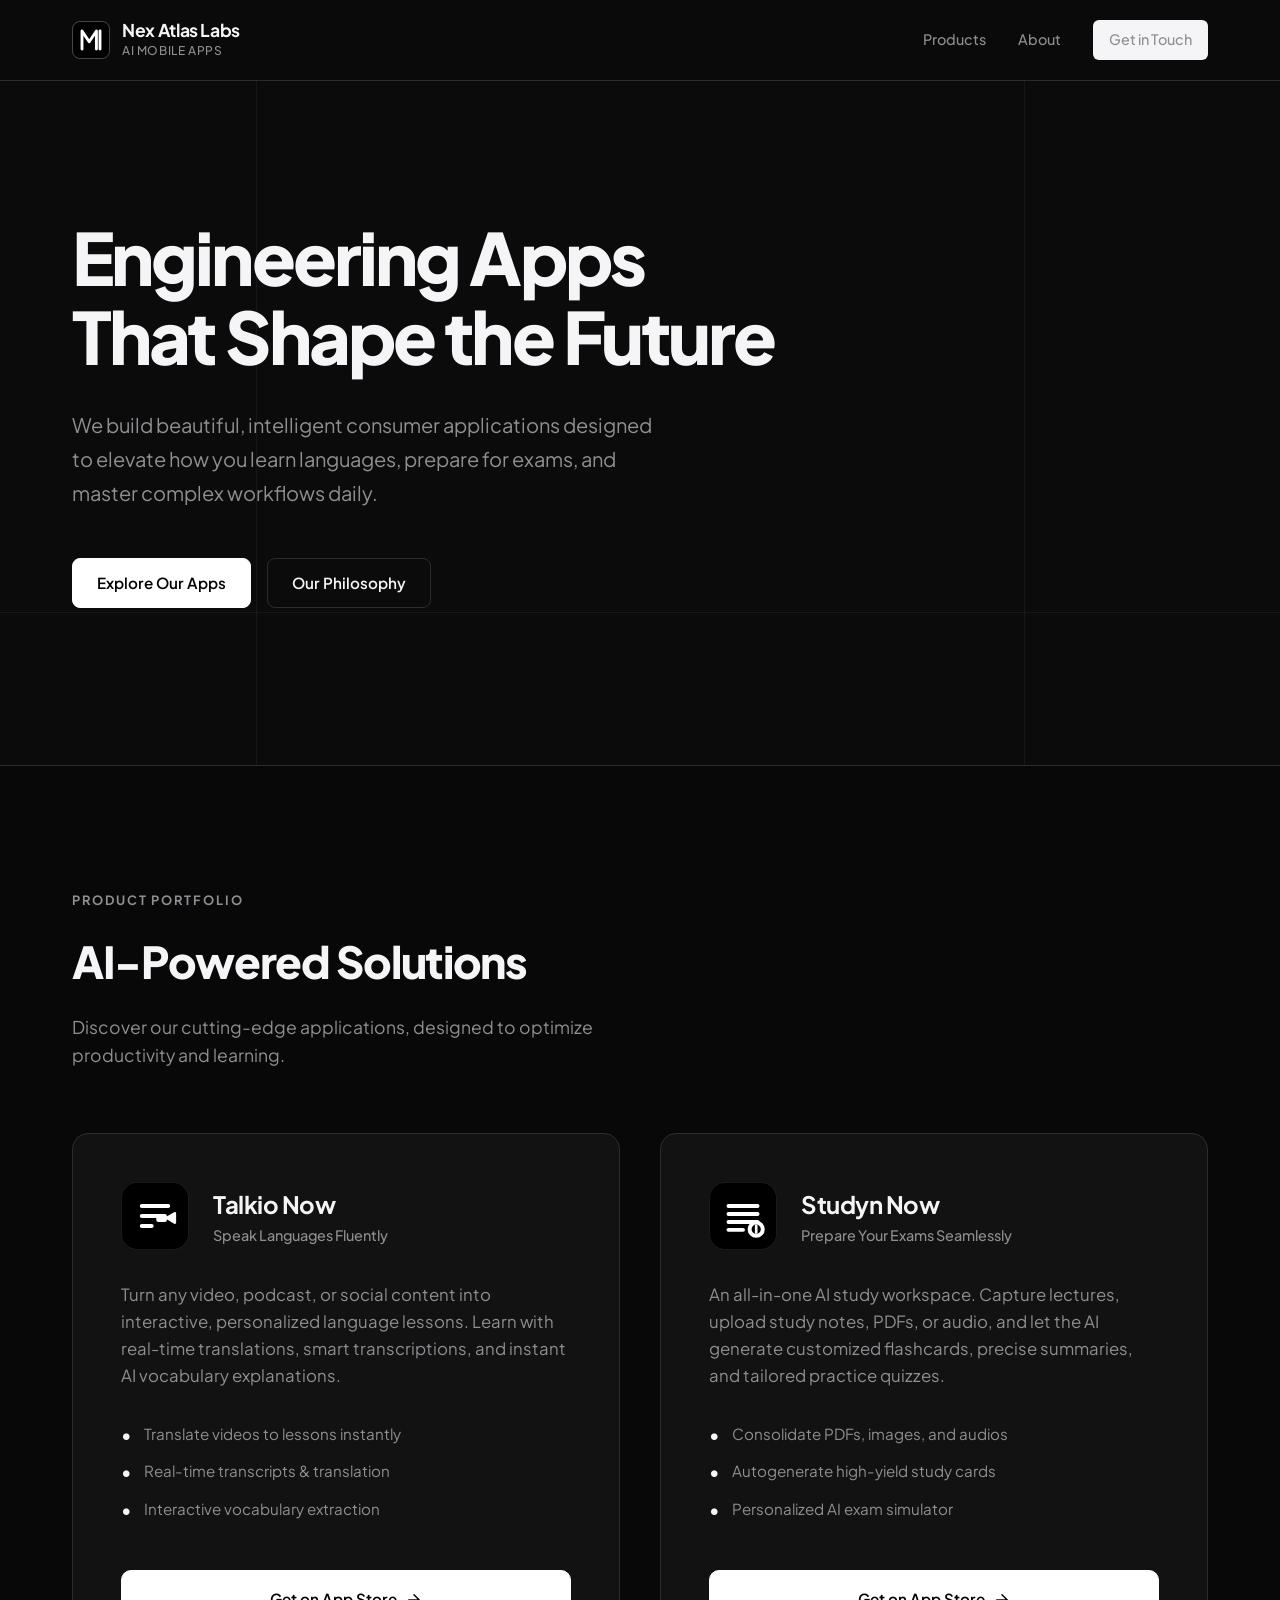
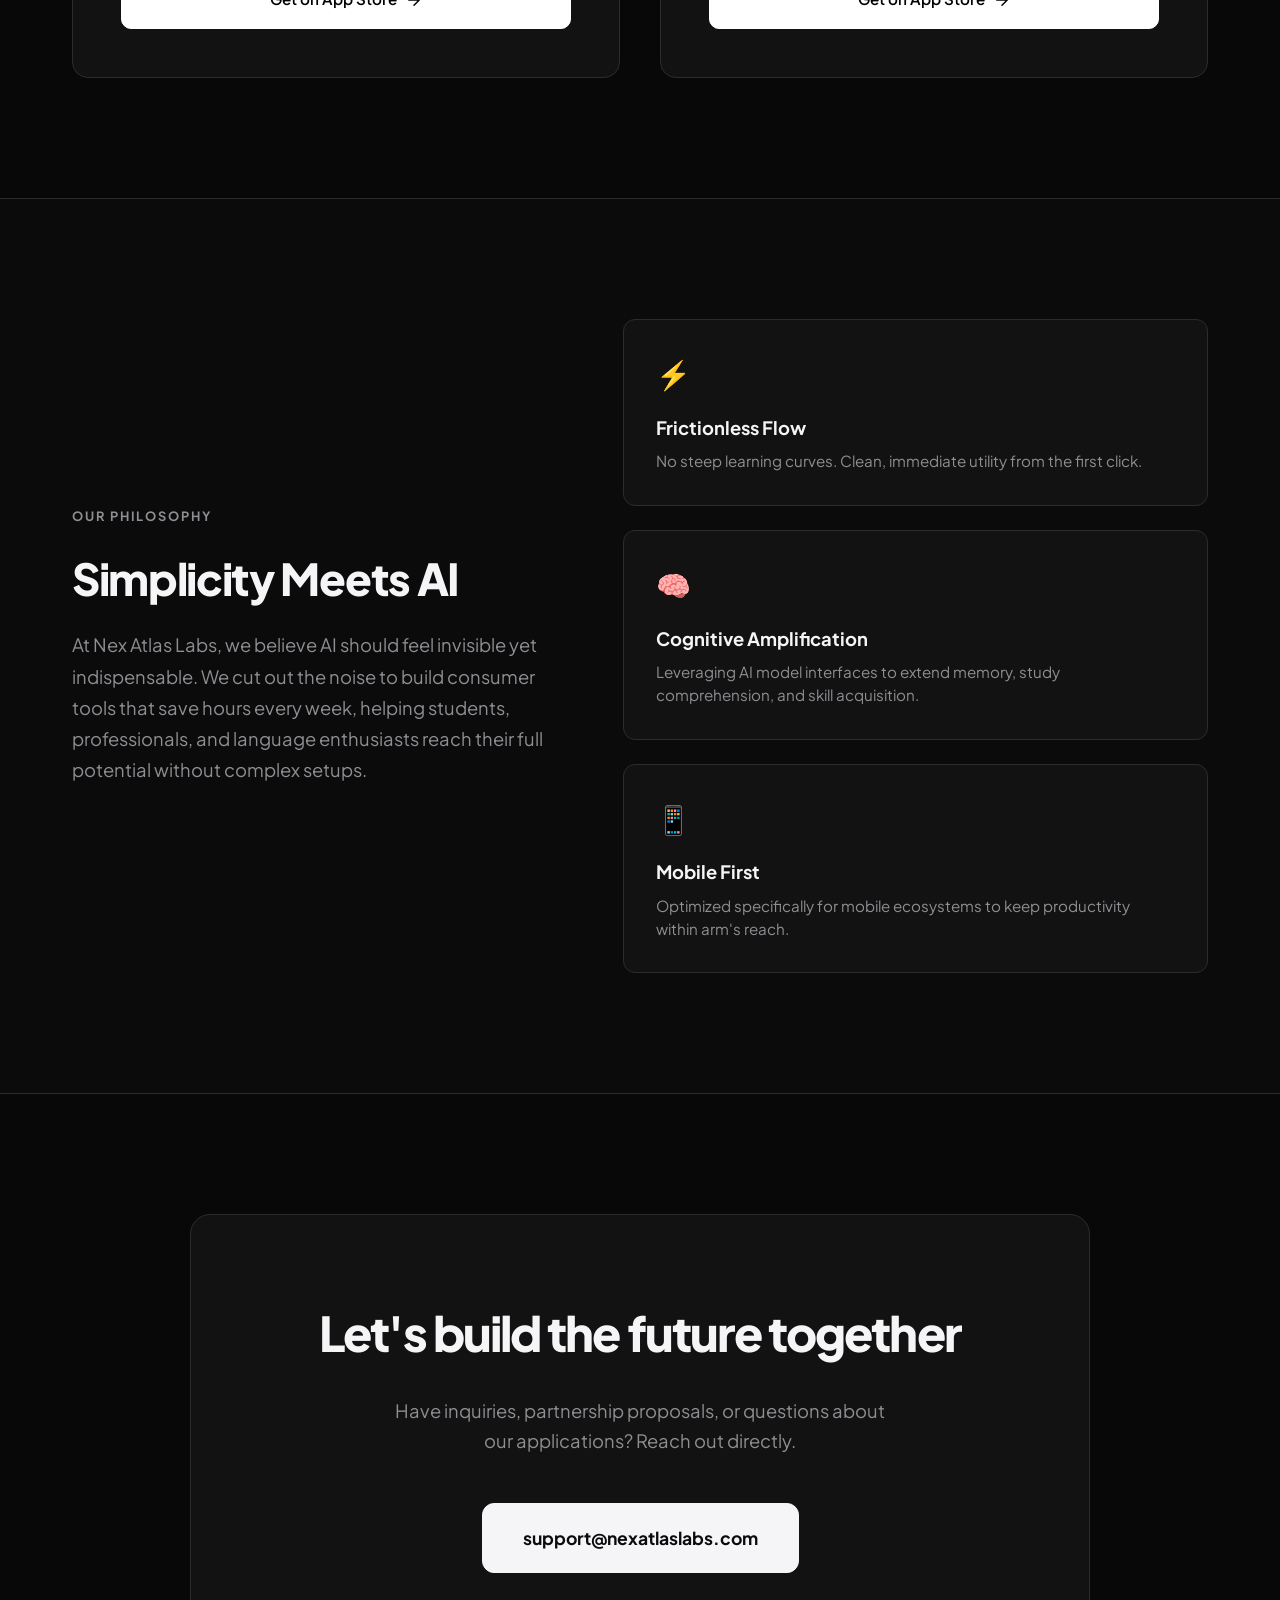
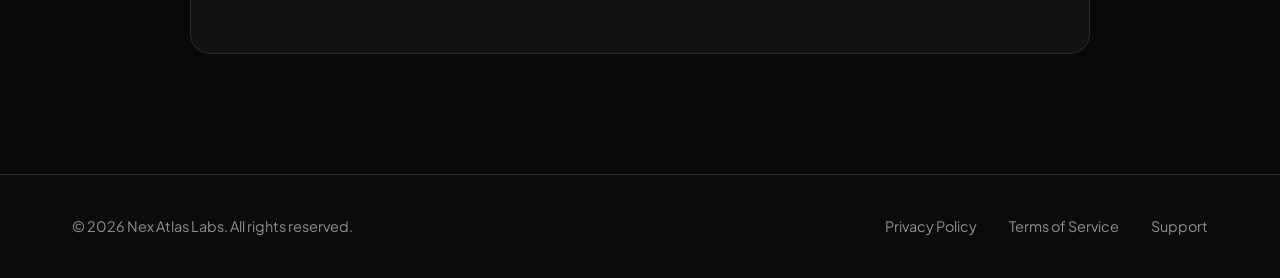
<file: index.html>
<!DOCTYPE html>
<html lang="en">
<head>
    <meta charset="UTF-8">
    <meta name="viewport" content="width=device-width, initial-scale=1.0">
    <title>Nex Atlas Labs — AI-Powered Mobile Applications</title>
    
    <!-- Meta tags for SEO -->
    <meta name="description" content="Nex Atlas Labs creates intelligent, user-first consumer applications. Developers of Talkio Now (AI Language Learning) and Studyn Now (AI Study Workspace).">
    <meta name="keywords" content="Nex Atlas Labs, Talkio Now, Studyn Now, AI applications, study assistant, language learning AI, iOS apps, mobile developer">
    <meta name="author" content="Nex Atlas Labs">
    
    <!-- Social Meta Tags -->
    <meta property="og:title" content="Nex Atlas Labs — AI-Powered Mobile Applications">
    <meta property="og:description" content="Building intelligent, user-first mobile apps. Creators of Talkio Now and Studyn Now.">
    <meta property="og:type" content="website">
    <meta name="twitter:card" content="summary_large_image">
    
    <!-- Google Fonts -->
    <link rel="preconnect" href="https://fonts.googleapis.com">
    <link rel="preconnect" href="https://fonts.gstatic.com" crossorigin>
    <link href="https://fonts.googleapis.com/css2?family=Plus+Jakarta+Sans:wght@300;400;500;600;700;800&display=swap" rel="stylesheet">
    
    <!-- Stylesheet -->
    <link rel="stylesheet" href="style.css">
</head>
<body>

    <!-- Header Navigation -->
    <header class="header">
        <div class="container header-container">
            <a href="#" class="logo-wrapper">
                <div class="logo-icon">
                    <svg viewBox="0 0 100 100" fill="none" xmlns="http://www.w3.org/2000/svg">
                        <rect width="100" height="100" rx="20" fill="#000000"/>
                        <path d="M25 75V25L45 55L65 25V75" stroke="#FFFFFF" stroke-width="8" stroke-linecap="round" stroke-linejoin="round"/>
                        <path d="M75 75L75 25" stroke="#FFFFFF" stroke-width="8" stroke-linecap="round"/>
                    </svg>
                </div>
                <div class="logo-text">
                    <span class="logo-title">Nex Atlas Labs</span>
                    <span class="logo-subtitle">AI Mobile Apps</span>
                </div>
            </a>
            <nav class="nav-links">
                <a href="#products">Products</a>
                <a href="#about">About</a>
                <a href="#contact" class="btn btn-nav">Get in Touch</a>
            </nav>
        </div>
    </header>

    <!-- Hero Section -->
    <section class="hero">
        <div class="container hero-container">
            <h1 class="hero-title reveal">Engineering Apps<br>That Shape the Future</h1>
            <p class="hero-subtitle reveal">We build beautiful, intelligent consumer applications designed to elevate how you learn languages, prepare for exams, and master complex workflows daily.</p>
            <div class="hero-actions reveal">
                <a href="#products" class="btn btn-primary">Explore Our Apps</a>
                <a href="#about" class="btn btn-secondary">Our Philosophy</a>
            </div>
        </div>
        <div class="hero-background-effects">
            <div class="grid-line grid-v-1"></div>
            <div class="grid-line grid-v-2"></div>
            <div class="grid-line grid-h-1"></div>
        </div>
    </section>

    <!-- Products Showcase Section -->
    <section id="products" class="products">
        <div class="container">
            <div class="section-header reveal">
                <span class="section-tagline">PRODUCT PORTFOLIO</span>
                <h2 class="section-title">AI-Powered Solutions</h2>
                <p class="section-subtitle">Discover our cutting-edge applications, designed to optimize productivity and learning.</p>
            </div>
            
            <div class="product-grid">
                
                <!-- Product Card 1: Talkio Now -->
                <div class="product-card reveal">
                    <div class="card-header">
                        <div class="app-icon talkio-icon">
                            <!-- Talkio Custom Minimalist SVG Icon -->
                            <svg viewBox="0 0 100 100" fill="none" xmlns="http://www.w3.org/2000/svg">
                                <rect width="100" height="100" rx="24" fill="#000000"/>
                                <path d="M30 35H70M30 50H55M30 65H45" stroke="#FFFFFF" stroke-width="6" stroke-linecap="round"/>
                                <path d="M68 53L80 60V46L68 53Z" fill="#FFFFFF" stroke="#FFFFFF" stroke-width="4" stroke-linejoin="round"/>
                                <rect x="52" y="47" width="16" height="12" rx="3" fill="#FFFFFF"/>
                            </svg>
                        </div>
                        <div class="app-info">
                            <h3 class="app-name">Talkio Now</h3>
                            <p class="app-tagline">Speak Languages Fluently</p>
                        </div>
                    </div>
                    <div class="card-body">
                        <p class="app-description">Turn any video, podcast, or social content into interactive, personalized language lessons. Learn with real-time translations, smart transcriptions, and instant AI vocabulary explanations.</p>
                        <ul class="app-features">
                            <li>
                                <span class="feature-bullet">•</span>
                                <span class="feature-text">Translate videos to lessons instantly</span>
                            </li>
                            <li>
                                <span class="feature-bullet">•</span>
                                <span class="feature-text">Real-time transcripts & translation</span>
                            </li>
                            <li>
                                <span class="feature-bullet">•</span>
                                <span class="feature-text">Interactive vocabulary extraction</span>
                            </li>
                        </ul>
                    </div>
                    <div class="card-footer">
                        <a href="https://apps.apple.com/es/app/talkio-now/id6759683352" target="_blank" rel="noopener noreferrer" class="btn btn-card-action">
                            <span>Get on App Store</span>
                            <svg class="arrow-icon" viewBox="0 0 24 24" fill="none" xmlns="http://www.w3.org/2000/svg">
                                <path d="M5 12H19M19 12L12 5M19 12L12 19" stroke="currentColor" stroke-width="2" stroke-linecap="round" stroke-linejoin="round"/>
                            </svg>
                        </a>
                    </div>
                </div>

                <!-- Product Card 2: Studyn Now -->
                <div class="product-card reveal">
                    <div class="card-header">
                        <div class="app-icon studyn-icon">
                            <!-- Studyn Custom Minimalist SVG Icon -->
                            <svg viewBox="0 0 100 100" fill="none" xmlns="http://www.w3.org/2000/svg">
                                <rect width="100" height="100" rx="24" fill="#000000"/>
                                <path d="M28 35H72M28 47H72M28 59H72M28 71H50" stroke="#FFFFFF" stroke-width="6" stroke-linecap="round"/>
                                <circle cx="70" cy="70" r="10" stroke="#FFFFFF" stroke-width="6"/>
                                <path d="M70 65V75" stroke="#FFFFFF" stroke-width="4" stroke-linecap="round"/>
                            </svg>
                        </div>
                        <div class="app-info">
                            <h3 class="app-name">Studyn Now</h3>
                            <p class="app-tagline">Prepare Your Exams Seamlessly</p>
                        </div>
                    </div>
                    <div class="card-body">
                        <p class="app-description">An all-in-one AI study workspace. Capture lectures, upload study notes, PDFs, or audio, and let the AI generate customized flashcards, precise summaries, and tailored practice quizzes.</p>
                        <ul class="app-features">
                            <li>
                                <span class="feature-bullet">•</span>
                                <span class="feature-text">Consolidate PDFs, images, and audios</span>
                            </li>
                            <li>
                                <span class="feature-bullet">•</span>
                                <span class="feature-text">Autogenerate high-yield study cards</span>
                            </li>
                            <li>
                                <span class="feature-bullet">•</span>
                                <span class="feature-text">Personalized AI exam simulator</span>
                            </li>
                        </ul>
                    </div>
                    <div class="card-footer">
                        <a href="https://apps.apple.com/es/app/studyn-now-prepare-your-exams/id6766468352" target="_blank" rel="noopener noreferrer" class="btn btn-card-action">
                            <span>Get on App Store</span>
                            <svg class="arrow-icon" viewBox="0 0 24 24" fill="none" xmlns="http://www.w3.org/2000/svg">
                                <path d="M5 12H19M19 12L12 5M19 12L12 19" stroke="currentColor" stroke-width="2" stroke-linecap="round" stroke-linejoin="round"/>
                            </svg>
                        </a>
                    </div>
                </div>

            </div>
        </div>
    </section>

    <!-- Why We Build (Philosophy) Section -->
    <section id="about" class="about">
        <div class="container">
            <div class="about-wrapper">
                <div class="about-info reveal">
                    <span class="section-tagline">OUR PHILOSOPHY</span>
                    <h2 class="section-title">Simplicity Meets AI</h2>
                    <p class="about-text">At Nex Atlas Labs, we believe AI should feel invisible yet indispensable. We cut out the noise to build consumer tools that save hours every week, helping students, professionals, and language enthusiasts reach their full potential without complex setups.</p>
                </div>
                <div class="about-grid reveal">
                    <div class="about-card">
                        <div class="about-card-icon">⚡</div>
                        <h4 class="about-card-title">Frictionless Flow</h4>
                        <p class="about-card-desc">No steep learning curves. Clean, immediate utility from the first click.</p>
                    </div>
                    <div class="about-card">
                        <div class="about-card-icon">🧠</div>
                        <h4 class="about-card-title">Cognitive Amplification</h4>
                        <p class="about-card-desc">Leveraging AI model interfaces to extend memory, study comprehension, and skill acquisition.</p>
                    </div>
                    <div class="about-card">
                        <div class="about-card-icon">📱</div>
                        <h4 class="about-card-title">Mobile First</h4>
                        <p class="about-card-desc">Optimized specifically for mobile ecosystems to keep productivity within arm's reach.</p>
                    </div>
                </div>
            </div>
        </div>
    </section>

    <!-- Contact CTA Section -->
    <section id="contact" class="contact">
        <div class="container">
            <div class="contact-box reveal">
                <h2 class="contact-title">Let's build the future together</h2>
                <p class="contact-subtitle">Have inquiries, partnership proposals, or questions about our applications? Reach out directly.</p>
                <a href="mailto:support@nexatlaslabs.com" class="btn btn-cta">support@nexatlaslabs.com</a>
            </div>
        </div>
    </section>

    <!-- Footer -->
    <footer class="footer">
        <div class="container footer-container">
            <div class="footer-left">
                <p class="copyright">&copy; <span id="current-year">2026</span> Nex Atlas Labs. All rights reserved.</p>
            </div>
            <div class="footer-right">
                <a href="privacy-policy.html" class="footer-link">Privacy Policy</a>
                <a href="terms-of-service.html" class="footer-link">Terms of Service</a>
                <a href="support.html" class="footer-link">Support</a>
            </div>
        </div>
    </footer>

    <script src="script.js"></script>
</body>
</html>
</file>
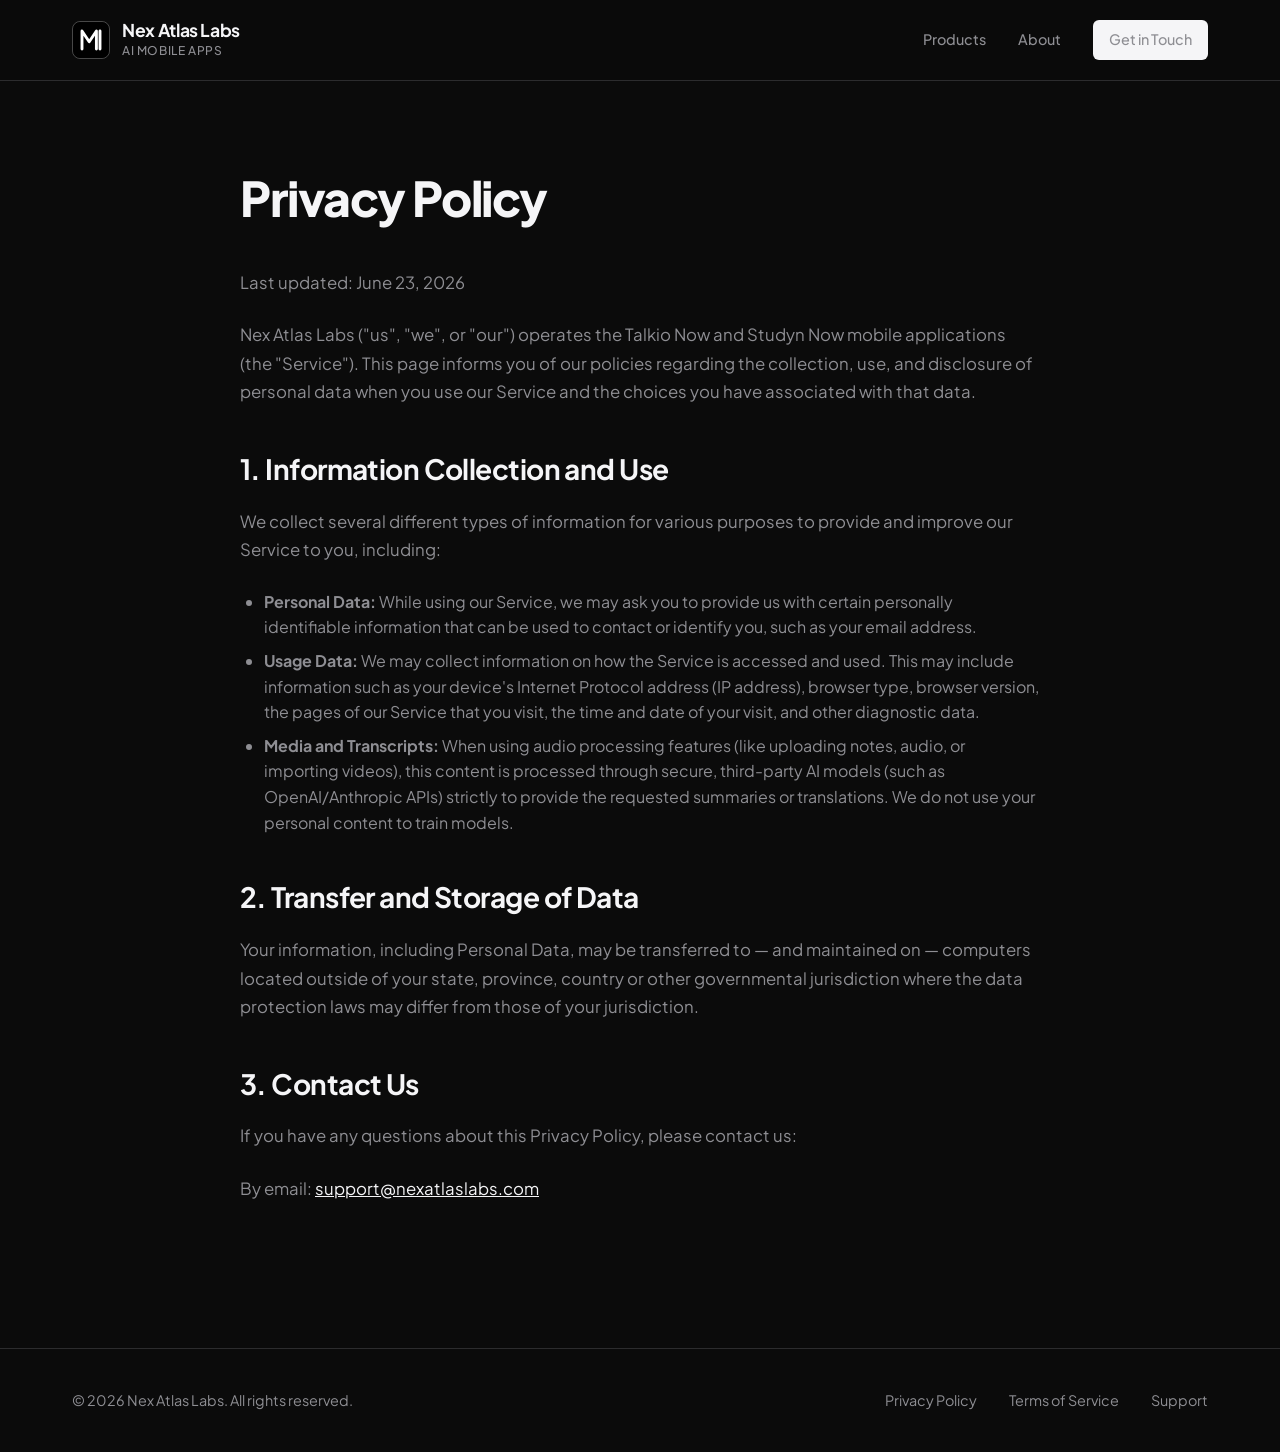
<file: privacy-policy.html>
<!DOCTYPE html>
<html lang="en">
<head>
    <meta charset="UTF-8">
    <meta name="viewport" content="width=device-width, initial-scale=1.0">
    <title>Privacy Policy — Nex Atlas Labs</title>
    
    <!-- Meta tags for SEO -->
    <meta name="description" content="Privacy Policy for Nex Atlas Labs mobile applications, explaining data practices and user privacy rights.">
    <meta name="author" content="Nex Atlas Labs">
    
    <!-- Google Fonts -->
    <link rel="preconnect" href="https://fonts.googleapis.com">
    <link rel="preconnect" href="https://fonts.gstatic.com" crossorigin>
    <link href="https://fonts.googleapis.com/css2?family=Plus+Jakarta+Sans:wght@300;400;500;600;700;800&display=swap" rel="stylesheet">
    
    <!-- Stylesheet -->
    <link rel="stylesheet" href="style.css">
</head>
<body>

    <!-- Header Navigation -->
    <header class="header">
        <div class="container header-container">
            <a href="index.html" class="logo-wrapper">
                <div class="logo-icon">
                    <svg viewBox="0 0 100 100" fill="none" xmlns="http://www.w3.org/2000/svg">
                        <rect width="100" height="100" rx="20" fill="#000000"/>
                        <path d="M25 75V25L45 55L65 25V75" stroke="#FFFFFF" stroke-width="8" stroke-linecap="round" stroke-linejoin="round"/>
                        <path d="M75 75L75 25" stroke="#FFFFFF" stroke-width="8" stroke-linecap="round"/>
                    </svg>
                </div>
                <div class="logo-text">
                    <span class="logo-title">Nex Atlas Labs</span>
                    <span class="logo-subtitle">AI Mobile Apps</span>
                </div>
            </a>
            <nav class="nav-links">
                <a href="index.html#products">Products</a>
                <a href="index.html#about">About</a>
                <a href="index.html#contact" class="btn btn-nav">Get in Touch</a>
            </nav>
        </div>
    </header>

    <!-- Privacy Policy Section -->
    <section class="legal-section">
        <div class="container">
            <div class="legal-content">
                <h1>Privacy Policy</h1>
                <p>Last updated: June 23, 2026</p>
                <p>Nex Atlas Labs ("us", "we", or "our") operates the Talkio Now and Studyn Now mobile applications (the "Service"). This page informs you of our policies regarding the collection, use, and disclosure of personal data when you use our Service and the choices you have associated with that data.</p>
                
                <h2>1. Information Collection and Use</h2>
                <p>We collect several different types of information for various purposes to provide and improve our Service to you, including:</p>
                <ul>
                    <li><strong>Personal Data:</strong> While using our Service, we may ask you to provide us with certain personally identifiable information that can be used to contact or identify you, such as your email address.</li>
                    <li><strong>Usage Data:</strong> We may collect information on how the Service is accessed and used. This may include information such as your device's Internet Protocol address (IP address), browser type, browser version, the pages of our Service that you visit, the time and date of your visit, and other diagnostic data.</li>
                    <li><strong>Media and Transcripts:</strong> When using audio processing features (like uploading notes, audio, or importing videos), this content is processed through secure, third-party AI models (such as OpenAI/Anthropic APIs) strictly to provide the requested summaries or translations. We do not use your personal content to train models.</li>
                </ul>

                <h2>2. Transfer and Storage of Data</h2>
                <p>Your information, including Personal Data, may be transferred to — and maintained on — computers located outside of your state, province, country or other governmental jurisdiction where the data protection laws may differ from those of your jurisdiction.</p>

                <h2>3. Contact Us</h2>
                <p>If you have any questions about this Privacy Policy, please contact us:</p>
                <p>By email: <a href="mailto:support@nexatlaslabs.com">support@nexatlaslabs.com</a></p>
            </div>
        </div>
    </section>

    <!-- Footer -->
    <footer class="footer">
        <div class="container footer-container">
            <div class="footer-left">
                <p class="copyright">&copy; <span id="current-year">2026</span> Nex Atlas Labs. All rights reserved.</p>
            </div>
            <div class="footer-right">
                <a href="privacy-policy.html" class="footer-link">Privacy Policy</a>
                <a href="terms-of-service.html" class="footer-link">Terms of Service</a>
                <a href="support.html" class="footer-link">Support</a>
            </div>
        </div>
    </footer>

    <script src="script.js"></script>
</body>
</html>
</file>
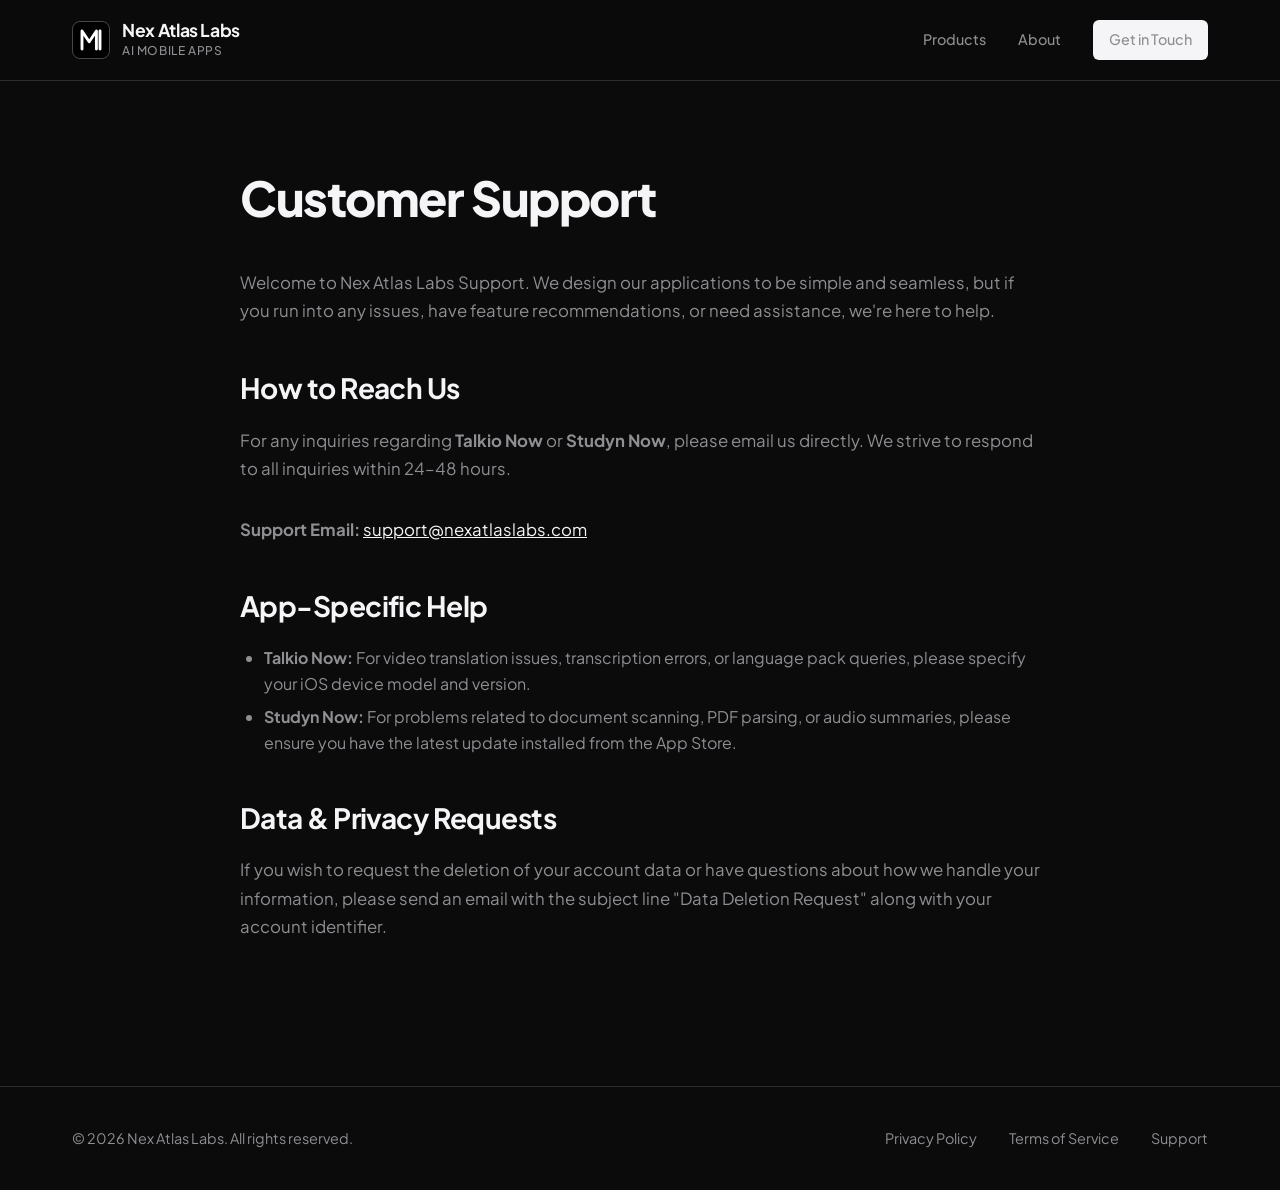
<file: support.html>
<!DOCTYPE html>
<html lang="en">
<head>
    <meta charset="UTF-8">
    <meta name="viewport" content="width=device-width, initial-scale=1.0">
    <title>Support — Nex Atlas Labs</title>
    
    <!-- Meta tags for SEO -->
    <meta name="description" content="Contact support for Nex Atlas Labs applications. We are here to help you with Talkio Now and Studyn Now.">
    <meta name="author" content="Nex Atlas Labs">
    
    <!-- Google Fonts -->
    <link rel="preconnect" href="https://fonts.googleapis.com">
    <link rel="preconnect" href="https://fonts.gstatic.com" crossorigin>
    <link href="https://fonts.googleapis.com/css2?family=Plus+Jakarta+Sans:wght@300;400;500;600;700;800&display=swap" rel="stylesheet">
    
    <!-- Stylesheet -->
    <link rel="stylesheet" href="style.css">
</head>
<body>

    <!-- Header Navigation -->
    <header class="header">
        <div class="container header-container">
            <a href="index.html" class="logo-wrapper">
                <div class="logo-icon">
                    <svg viewBox="0 0 100 100" fill="none" xmlns="http://www.w3.org/2000/svg">
                        <rect width="100" height="100" rx="20" fill="#000000"/>
                        <path d="M25 75V25L45 55L65 25V75" stroke="#FFFFFF" stroke-width="8" stroke-linecap="round" stroke-linejoin="round"/>
                        <path d="M75 75L75 25" stroke="#FFFFFF" stroke-width="8" stroke-linecap="round"/>
                    </svg>
                </div>
                <div class="logo-text">
                    <span class="logo-title">Nex Atlas Labs</span>
                    <span class="logo-subtitle">AI Mobile Apps</span>
                </div>
            </a>
            <nav class="nav-links">
                <a href="index.html#products">Products</a>
                <a href="index.html#about">About</a>
                <a href="index.html#contact" class="btn btn-nav">Get in Touch</a>
            </nav>
        </div>
    </header>

    <!-- Support Section -->
    <section class="legal-section">
        <div class="container">
            <div class="legal-content">
                <h1>Customer Support</h1>
                <p>Welcome to Nex Atlas Labs Support. We design our applications to be simple and seamless, but if you run into any issues, have feature recommendations, or need assistance, we're here to help.</p>
                
                <h2>How to Reach Us</h2>
                <p>For any inquiries regarding <strong>Talkio Now</strong> or <strong>Studyn Now</strong>, please email us directly. We strive to respond to all inquiries within 24–48 hours.</p>
                
                <p style="margin-top: 2rem;">
                    <strong>Support Email:</strong> <a href="mailto:support@nexatlaslabs.com">support@nexatlaslabs.com</a>
                </p>

                <h2>App-Specific Help</h2>
                <ul>
                    <li><strong>Talkio Now:</strong> For video translation issues, transcription errors, or language pack queries, please specify your iOS device model and version.</li>
                    <li><strong>Studyn Now:</strong> For problems related to document scanning, PDF parsing, or audio summaries, please ensure you have the latest update installed from the App Store.</li>
                </ul>

                <h2>Data & Privacy Requests</h2>
                <p>If you wish to request the deletion of your account data or have questions about how we handle your information, please send an email with the subject line "Data Deletion Request" along with your account identifier.</p>
            </div>
        </div>
    </section>

    <!-- Footer -->
    <footer class="footer">
        <div class="container footer-container">
            <div class="footer-left">
                <p class="copyright">&copy; <span id="current-year">2026</span> Nex Atlas Labs. All rights reserved.</p>
            </div>
            <div class="footer-right">
                <a href="privacy-policy.html" class="footer-link">Privacy Policy</a>
                <a href="terms-of-service.html" class="footer-link">Terms of Service</a>
                <a href="support.html" class="footer-link">Support</a>
            </div>
        </div>
    </footer>

    <script src="script.js"></script>
</body>
</html>
</file>
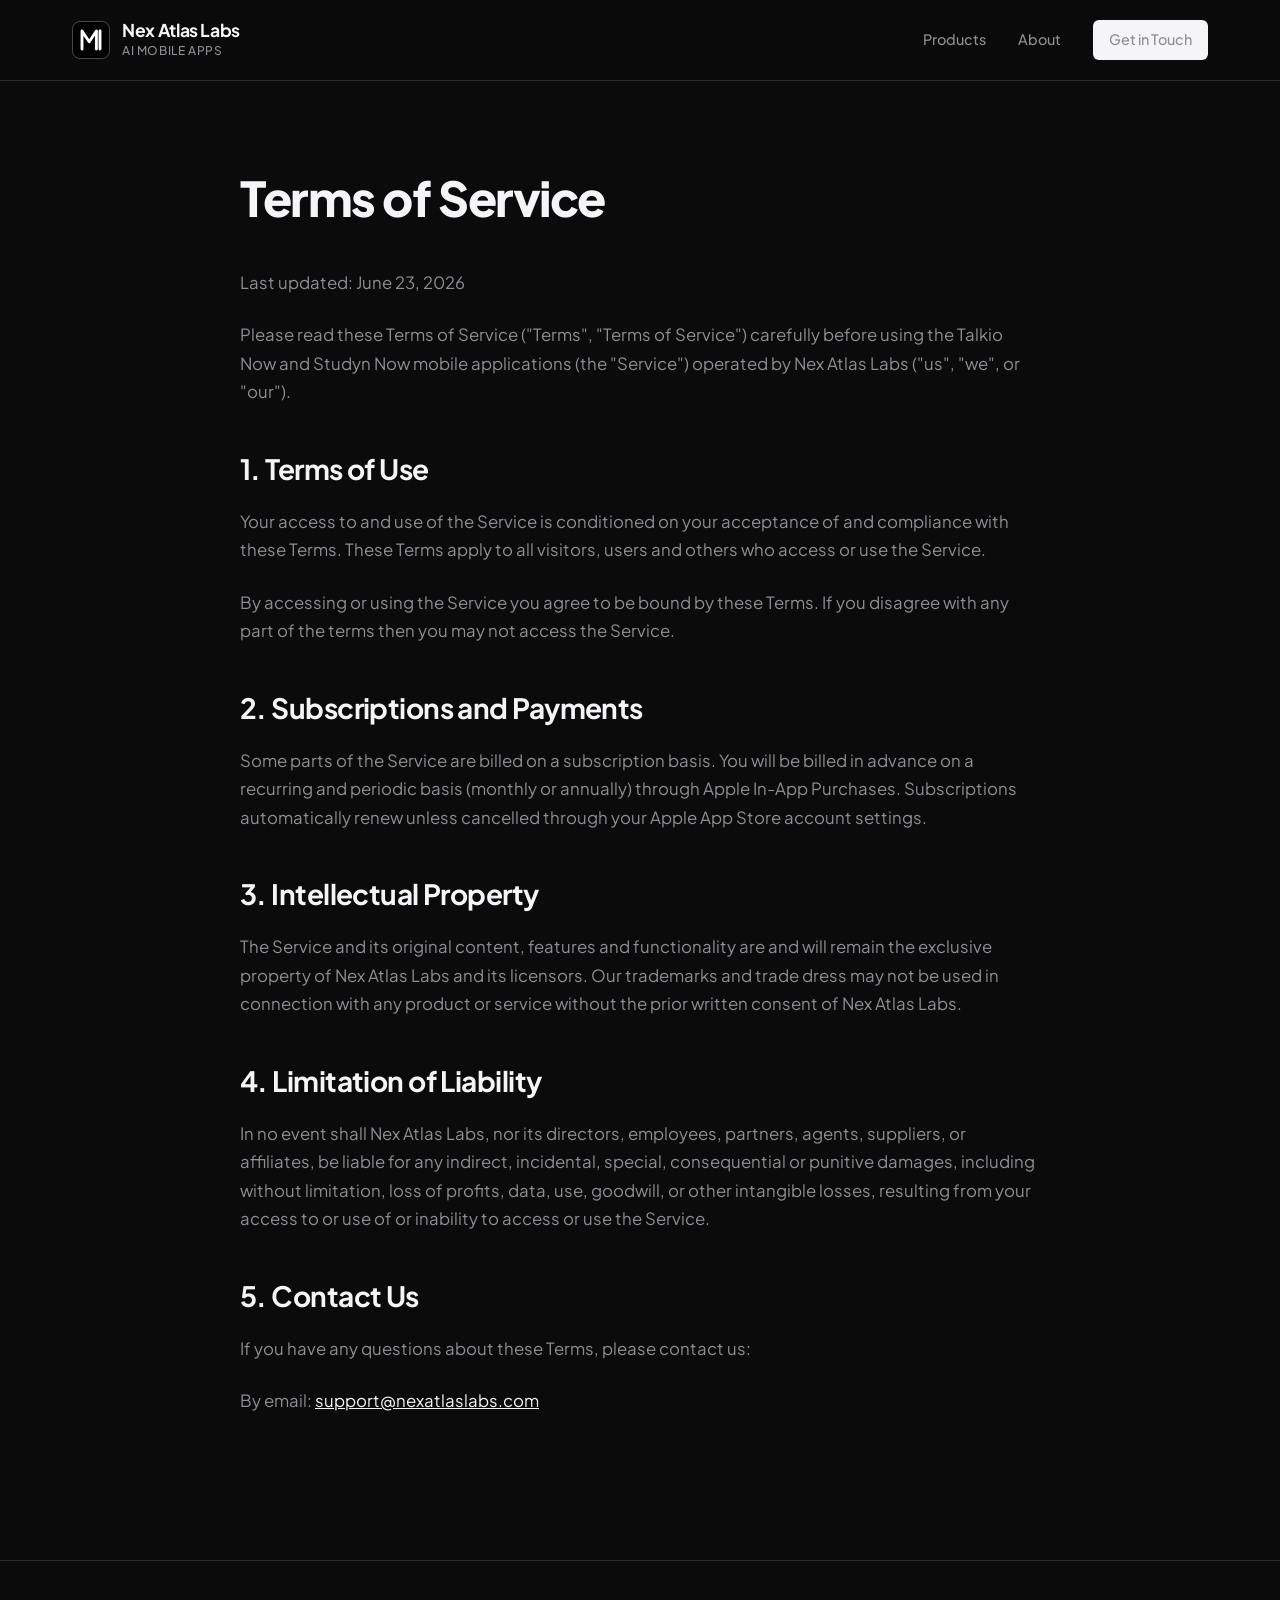
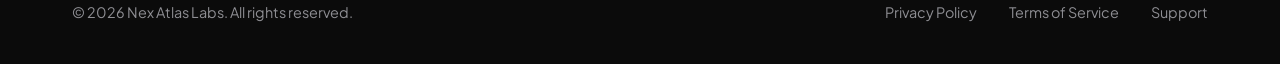
<file: terms-of-service.html>
<!DOCTYPE html>
<html lang="en">
<head>
    <meta charset="UTF-8">
    <meta name="viewport" content="width=device-width, initial-scale=1.0">
    <title>Terms of Service — Nex Atlas Labs</title>
    
    <!-- Meta tags for SEO -->
    <meta name="description" content="Terms of Service for Nex Atlas Labs applications and website.">
    <meta name="author" content="Nex Atlas Labs">
    
    <!-- Google Fonts -->
    <link rel="preconnect" href="https://fonts.googleapis.com">
    <link rel="preconnect" href="https://fonts.gstatic.com" crossorigin>
    <link href="https://fonts.googleapis.com/css2?family=Plus+Jakarta+Sans:wght@300;400;500;600;700;800&display=swap" rel="stylesheet">
    
    <!-- Stylesheet -->
    <link rel="stylesheet" href="style.css">
</head>
<body>

    <!-- Header Navigation -->
    <header class="header">
        <div class="container header-container">
            <a href="index.html" class="logo-wrapper">
                <div class="logo-icon">
                    <svg viewBox="0 0 100 100" fill="none" xmlns="http://www.w3.org/2000/svg">
                        <rect width="100" height="100" rx="20" fill="#000000"/>
                        <path d="M25 75V25L45 55L65 25V75" stroke="#FFFFFF" stroke-width="8" stroke-linecap="round" stroke-linejoin="round"/>
                        <path d="M75 75L75 25" stroke="#FFFFFF" stroke-width="8" stroke-linecap="round"/>
                    </svg>
                </div>
                <div class="logo-text">
                    <span class="logo-title">Nex Atlas Labs</span>
                    <span class="logo-subtitle">AI Mobile Apps</span>
                </div>
            </a>
            <nav class="nav-links">
                <a href="index.html#products">Products</a>
                <a href="index.html#about">About</a>
                <a href="index.html#contact" class="btn btn-nav">Get in Touch</a>
            </nav>
        </div>
    </header>

    <!-- Terms of Service Section -->
    <section class="legal-section">
        <div class="container">
            <div class="legal-content">
                <h1>Terms of Service</h1>
                <p>Last updated: June 23, 2026</p>
                <p>Please read these Terms of Service ("Terms", "Terms of Service") carefully before using the Talkio Now and Studyn Now mobile applications (the "Service") operated by Nex Atlas Labs ("us", "we", or "our").</p>
                
                <h2>1. Terms of Use</h2>
                <p>Your access to and use of the Service is conditioned on your acceptance of and compliance with these Terms. These Terms apply to all visitors, users and others who access or use the Service.</p>
                <p>By accessing or using the Service you agree to be bound by these Terms. If you disagree with any part of the terms then you may not access the Service.</p>

                <h2>2. Subscriptions and Payments</h2>
                <p>Some parts of the Service are billed on a subscription basis. You will be billed in advance on a recurring and periodic basis (monthly or annually) through Apple In-App Purchases. Subscriptions automatically renew unless cancelled through your Apple App Store account settings.</p>

                <h2>3. Intellectual Property</h2>
                <p>The Service and its original content, features and functionality are and will remain the exclusive property of Nex Atlas Labs and its licensors. Our trademarks and trade dress may not be used in connection with any product or service without the prior written consent of Nex Atlas Labs.</p>

                <h2>4. Limitation of Liability</h2>
                <p>In no event shall Nex Atlas Labs, nor its directors, employees, partners, agents, suppliers, or affiliates, be liable for any indirect, incidental, special, consequential or punitive damages, including without limitation, loss of profits, data, use, goodwill, or other intangible losses, resulting from your access to or use of or inability to access or use the Service.</p>

                <h2>5. Contact Us</h2>
                <p>If you have any questions about these Terms, please contact us:</p>
                <p>By email: <a href="mailto:support@nexatlaslabs.com">support@nexatlaslabs.com</a></p>
            </div>
        </div>
    </section>

    <!-- Footer -->
    <footer class="footer">
        <div class="container footer-container">
            <div class="footer-left">
                <p class="copyright">&copy; <span id="current-year">2026</span> Nex Atlas Labs. All rights reserved.</p>
            </div>
            <div class="footer-right">
                <a href="privacy-policy.html" class="footer-link">Privacy Policy</a>
                <a href="terms-of-service.html" class="footer-link">Terms of Service</a>
                <a href="support.html" class="footer-link">Support</a>
            </div>
        </div>
    </footer>

    <script src="script.js"></script>
</body>
</html>
</file>
<file: style.css>
/* ----------------------------------------------------
   Nex Atlas Labs - Premium Monochromatic Styling
   ---------------------------------------------------- */

:root {
    /* Color Palette */
    --color-bg: #0b0b0b;
    --color-surface-base: #121212;
    --color-surface-hover: #1c1c1c;
    --color-text-primary: #f5f5f7;
    --color-text-secondary: #8e8e93;
    --color-border: #2c2c2e;
    --color-border-hover: #ffffff;
    --color-accent: #ffffff;
    --color-accent-inverse: #000000;
    
    /* Layout & Spacing */
    --container-max-width: 1200px;
    --font-primary: 'Plus Jakarta Sans', -apple-system, BlinkMacSystemFont, "Segoe UI", Roboto, Helvetica, Arial, sans-serif;
    
    /* Transitions */
    --transition-smooth: all 0.4s cubic-bezier(0.16, 1, 0.3, 1);
    --transition-fast: all 0.2s ease;
}

/* Reset & Base Styles */
* {
    box-sizing: border-box;
    margin: 0;
    padding: 0;
}

html {
    scroll-behavior: smooth;
    background-color: var(--color-bg);
    color: var(--color-text-primary);
    font-family: var(--font-primary);
    -webkit-font-smoothing: antialiased;
    -moz-osx-font-smoothing: grayscale;
}

body {
    min-height: 100vh;
    overflow-x: hidden;
    line-height: 1.6;
}

/* Typography Selection Styling */
::selection {
    background-color: var(--color-text-primary);
    color: var(--color-bg);
}

.container {
    width: 100%;
    max-width: var(--container-max-width);
    margin: 0 auto;
    padding: 0 2rem;
}

/* Header & Navigation */
.header {
    position: fixed;
    top: 0;
    left: 0;
    width: 100%;
    z-index: 100;
    background-color: rgba(11, 11, 11, 0.8);
    backdrop-filter: blur(16px);
    -webkit-backdrop-filter: blur(16px);
    border-bottom: 1px solid var(--color-border);
}

.header-container {
    display: flex;
    justify-content: space-between;
    align-items: center;
    height: 80px;
}

.logo-wrapper {
    display: flex;
    align-items: center;
    text-decoration: none;
    gap: 0.75rem;
}

.logo-icon {
    width: 38px;
    height: 38px;
    display: flex;
    align-items: center;
    justify-content: center;
    border-radius: 8px;
    overflow: hidden;
    border: 1px solid rgba(255,255,255,0.25);
    transition: var(--transition-smooth);
}

.logo-wrapper:hover .logo-icon {
    transform: scale(1.05);
    border-color: var(--color-accent);
}

.logo-text {
    display: flex;
    flex-direction: column;
}

.logo-title {
    color: var(--color-text-primary);
    font-size: 1.1rem;
    font-weight: 700;
    letter-spacing: -0.02em;
    line-height: 1.2;
}

.logo-subtitle {
    color: var(--color-text-secondary);
    font-size: 0.75rem;
    font-weight: 500;
    letter-spacing: 0.05em;
    text-transform: uppercase;
}

.nav-links {
    display: flex;
    align-items: center;
    gap: 2rem;
}

.nav-links a {
    color: var(--color-text-secondary);
    text-decoration: none;
    font-size: 0.9rem;
    font-weight: 500;
    transition: var(--transition-fast);
}

.nav-links a:hover {
    color: var(--color-text-primary);
}

/* Hero Section */
.hero {
    position: relative;
    padding-top: 180px;
    padding-bottom: 120px;
    display: flex;
    flex-direction: column;
    justify-content: center;
    min-height: 85vh;
}

.hero-container {
    position: relative;
    z-index: 2;
}

.hero-title {
    font-size: 4.5rem;
    font-weight: 800;
    line-height: 1.1;
    letter-spacing: -0.04em;
    margin-bottom: 2rem;
    color: var(--color-text-primary);
}

.hero-subtitle {
    font-size: 1.25rem;
    font-weight: 400;
    color: var(--color-text-secondary);
    max-width: 600px;
    margin-bottom: 3rem;
    line-height: 1.7;
}

.hero-actions {
    display: flex;
    gap: 1rem;
}

/* Background Effects */
.hero-background-effects {
    position: absolute;
    top: 0;
    left: 0;
    width: 100%;
    height: 100%;
    pointer-events: none;
    z-index: 1;
    overflow: hidden;
}

.grid-line {
    position: absolute;
    background-color: var(--color-border);
    opacity: 0.4;
}

.grid-v-1 {
    left: 20%;
    top: 0;
    width: 1px;
    height: 100%;
}

.grid-v-2 {
    left: 80%;
    top: 0;
    width: 1px;
    height: 100%;
}

.grid-h-1 {
    top: 80%;
    left: 0;
    width: 100%;
    height: 1px;
}

/* General Button Styles */
.btn {
    display: inline-flex;
    align-items: center;
    justify-content: center;
    padding: 0.75rem 1.5rem;
    border-radius: 8px;
    font-size: 0.95rem;
    font-weight: 600;
    text-decoration: none;
    transition: var(--transition-smooth);
    cursor: pointer;
}

.btn-primary {
    background-color: var(--color-accent);
    color: var(--color-accent-inverse);
    border: 1px solid var(--color-accent);
}

.btn-primary:hover {
    background-color: transparent;
    color: var(--color-text-primary);
    transform: translateY(-2px);
    box-shadow: 0 10px 20px rgba(255, 255, 255, 0.05);
}

.btn-secondary {
    background-color: transparent;
    color: var(--color-text-primary);
    border: 1px solid var(--color-border);
}

.btn-secondary:hover {
    border-color: var(--color-accent);
    transform: translateY(-2px);
}

.btn-nav {
    padding: 0.5rem 1rem;
    font-size: 0.85rem;
    border-radius: 6px;
    background-color: var(--color-text-primary);
    color: var(--color-bg);
}

.btn-nav:hover {
    background-color: var(--color-surface-hover);
    color: var(--color-text-primary);
    border: 1px solid var(--color-border);
}

/* Products Section */
.products {
    padding: 120px 0;
    border-top: 1px solid var(--color-border);
    background-color: #080808;
}

.section-tagline {
    display: inline-block;
    font-size: 0.8rem;
    font-weight: 700;
    letter-spacing: 0.15em;
    color: var(--color-text-secondary);
    text-transform: uppercase;
    margin-bottom: 1rem;
}

.section-title {
    font-size: 2.75rem;
    font-weight: 800;
    letter-spacing: -0.03em;
    margin-bottom: 1rem;
}

.section-subtitle {
    font-size: 1.1rem;
    color: var(--color-text-secondary);
    max-width: 550px;
    margin-bottom: 4rem;
}

.product-grid {
    display: grid;
    grid-template-columns: repeat(2, 1fr);
    gap: 2.5rem;
}

.product-card {
    background-color: var(--color-surface-base);
    border: 1px solid var(--color-border);
    border-radius: 16px;
    padding: 3rem;
    display: flex;
    flex-direction: column;
    justify-content: space-between;
    transition: var(--transition-smooth);
    position: relative;
    overflow: hidden;
}

.product-card::before {
    content: '';
    position: absolute;
    top: 0;
    left: 0;
    width: 100%;
    height: 100%;
    background: radial-gradient(400px circle at var(--x, 0px) var(--y, 0px), rgba(255,255,255,0.06), transparent 80%);
    pointer-events: none;
    opacity: 0;
    transition: opacity 0.5s ease;
}

.product-card:hover::before {
    opacity: 1;
}

.product-card:hover {
    border-color: rgba(255,255,255,0.3);
    transform: translateY(-4px);
    box-shadow: 0 20px 40px rgba(0,0,0,0.3);
}

.card-header {
    display: flex;
    align-items: center;
    gap: 1.5rem;
    margin-bottom: 2rem;
}

.app-icon {
    width: 68px;
    height: 68px;
    border-radius: 16px;
    overflow: hidden;
    background-color: #000;
    display: flex;
    align-items: center;
    justify-content: center;
    border: 1px solid rgba(255,255,255,0.1);
}

.app-name {
    font-size: 1.5rem;
    font-weight: 700;
    letter-spacing: -0.02em;
    color: var(--color-text-primary);
}

.app-tagline {
    font-size: 0.9rem;
    color: var(--color-text-secondary);
    font-weight: 500;
}

.card-body {
    margin-bottom: 3rem;
    flex-grow: 1;
}

.app-description {
    color: var(--color-text-secondary);
    font-size: 1.05rem;
    line-height: 1.6;
    margin-bottom: 2rem;
}

.app-features {
    list-style: none;
    display: flex;
    flex-direction: column;
    gap: 0.75rem;
}

.app-features li {
    display: flex;
    align-items: start;
    gap: 0.75rem;
}

.feature-bullet {
    color: var(--color-text-primary);
    font-weight: bold;
}

.feature-text {
    color: var(--color-text-secondary);
    font-size: 0.95rem;
}

.btn-card-action {
    display: inline-flex;
    align-items: center;
    justify-content: center;
    gap: 0.5rem;
    width: 100%;
    padding: 1rem;
    background-color: var(--color-accent);
    color: var(--color-accent-inverse);
    font-weight: 600;
    text-decoration: none;
    border-radius: 10px;
    border: 1px solid var(--color-accent);
    transition: var(--transition-smooth);
}

.btn-card-action:hover {
    background-color: transparent;
    color: var(--color-text-primary);
}

.arrow-icon {
    width: 18px;
    height: 18px;
    transition: transform 0.3s ease;
}

.btn-card-action:hover .arrow-icon {
    transform: translateX(4px);
}

/* About / Philosophy Section */
.about {
    padding: 120px 0;
    border-top: 1px solid var(--color-border);
    background-color: var(--color-bg);
}

.about-wrapper {
    display: grid;
    grid-template-columns: 1fr 1.2fr;
    gap: 4rem;
}

.about-info {
    display: flex;
    flex-direction: column;
    justify-content: center;
}

.about-text {
    font-size: 1.15rem;
    color: var(--color-text-secondary);
    line-height: 1.7;
}

.about-grid {
    display: flex;
    flex-direction: column;
    gap: 1.5rem;
}

.about-card {
    background-color: var(--color-surface-base);
    border: 1px solid var(--color-border);
    border-radius: 12px;
    padding: 2rem;
    display: flex;
    flex-direction: column;
    gap: 0.5rem;
    transition: var(--transition-fast);
}

.about-card:hover {
    border-color: rgba(255,255,255,0.15);
    background-color: var(--color-surface-hover);
}

.about-card-icon {
    font-size: 1.75rem;
    margin-bottom: 0.5rem;
}

.about-card-title {
    font-size: 1.15rem;
    font-weight: 700;
    color: var(--color-text-primary);
}

.about-card-desc {
    font-size: 0.95rem;
    color: var(--color-text-secondary);
    line-height: 1.5;
}

/* Contact CTA Section */
.contact {
    padding: 120px 0;
    background-color: #080808;
    border-top: 1px solid var(--color-border);
}

.contact-box {
    background-color: var(--color-surface-base);
    border: 1px solid var(--color-border);
    border-radius: 20px;
    padding: 5rem 2rem;
    text-align: center;
    max-width: 900px;
    margin: 0 auto;
    position: relative;
    overflow: hidden;
}

.contact-title {
    font-size: 3rem;
    font-weight: 800;
    letter-spacing: -0.04em;
    margin-bottom: 1.5rem;
}

.contact-subtitle {
    font-size: 1.15rem;
    color: var(--color-text-secondary);
    max-width: 500px;
    margin: 0 auto 3rem auto;
}

.btn-cta {
    display: inline-block;
    padding: 1.25rem 2.5rem;
    font-size: 1.1rem;
    background-color: var(--color-text-primary);
    color: var(--color-bg);
    border-radius: 12px;
    text-decoration: none;
    font-weight: 700;
    transition: var(--transition-smooth);
    border: 1px solid var(--color-text-primary);
}

.btn-cta:hover {
    background-color: transparent;
    color: var(--color-text-primary);
    transform: translateY(-2px);
    box-shadow: 0 10px 30px rgba(255,255,255,0.06);
}

/* Footer Section */
.footer {
    padding: 40px 0;
    border-top: 1px solid var(--color-border);
    background-color: var(--color-bg);
}

.footer-container {
    display: flex;
    justify-content: space-between;
    align-items: center;
}

.copyright {
    color: var(--color-text-secondary);
    font-size: 0.9rem;
}

.footer-right {
    display: flex;
    gap: 2rem;
}

.footer-link {
    color: var(--color-text-secondary);
    text-decoration: none;
    font-size: 0.9rem;
    transition: var(--transition-fast);
}

.footer-link:hover {
    color: var(--color-text-primary);
}

/* Reveal Animations */
.reveal {
    opacity: 0;
    transform: translateY(30px);
    transition: opacity 0.8s ease, transform 0.8s cubic-bezier(0.16, 1, 0.3, 1);
}

.reveal.active {
    opacity: 1;
    transform: translateY(0);
}

/* Responsive Styling */
@media (max-width: 968px) {
    .hero-title {
        font-size: 3.5rem;
    }
    
    .product-grid {
        grid-template-columns: 1fr;
        gap: 2rem;
    }
    
    .about-wrapper {
        grid-template-columns: 1fr;
        gap: 3rem;
    }
    
    .contact-title {
        font-size: 2.25rem;
    }
}

@media (max-width: 640px) {
    .header-container {
        height: 70px;
    }
    
    .nav-links {
        display: none; /* simple stack could also be used, but for minimalist portfolio we keep header minimal */
    }
    
    .hero {
        padding-top: 140px;
        padding-bottom: 80px;
    }
    
    .hero-title {
        font-size: 2.75rem;
    }
    
    .hero-subtitle {
        font-size: 1.1rem;
    }
    
    .hero-actions {
        flex-direction: column;
    }
    
    .product-card {
        padding: 2rem;
    }
    
    .contact-box {
        padding: 3rem 1.5rem;
    }
    
    .footer-container {
        flex-direction: column;
        gap: 1.5rem;
        text-align: center;
    }
    
    .footer-right {
        justify-content: center;
    }
}

/* Legal & Support Pages Styling */
.legal-section {
    padding-top: 160px;
    padding-bottom: 120px;
    min-height: 80vh;
}

.legal-content {
    max-width: 800px;
    margin: 0 auto;
}

.legal-content h1 {
    font-size: 3rem;
    font-weight: 800;
    letter-spacing: -0.03em;
    margin-bottom: 2rem;
}

.legal-content h2 {
    font-size: 1.75rem;
    font-weight: 700;
    margin-top: 2.5rem;
    margin-bottom: 1rem;
    letter-spacing: -0.02em;
}

.legal-content p {
    color: var(--color-text-secondary);
    font-size: 1.05rem;
    line-height: 1.7;
    margin-bottom: 1.5rem;
}

.legal-content ul {
    margin-bottom: 1.5rem;
    padding-left: 1.5rem;
    color: var(--color-text-secondary);
}

.legal-content li {
    margin-bottom: 0.5rem;
    line-height: 1.6;
}

.legal-content a {
    color: var(--color-text-primary);
    text-decoration: underline;
    transition: var(--transition-fast);
}

.legal-content a:hover {
    color: var(--color-text-secondary);
}
</file>
